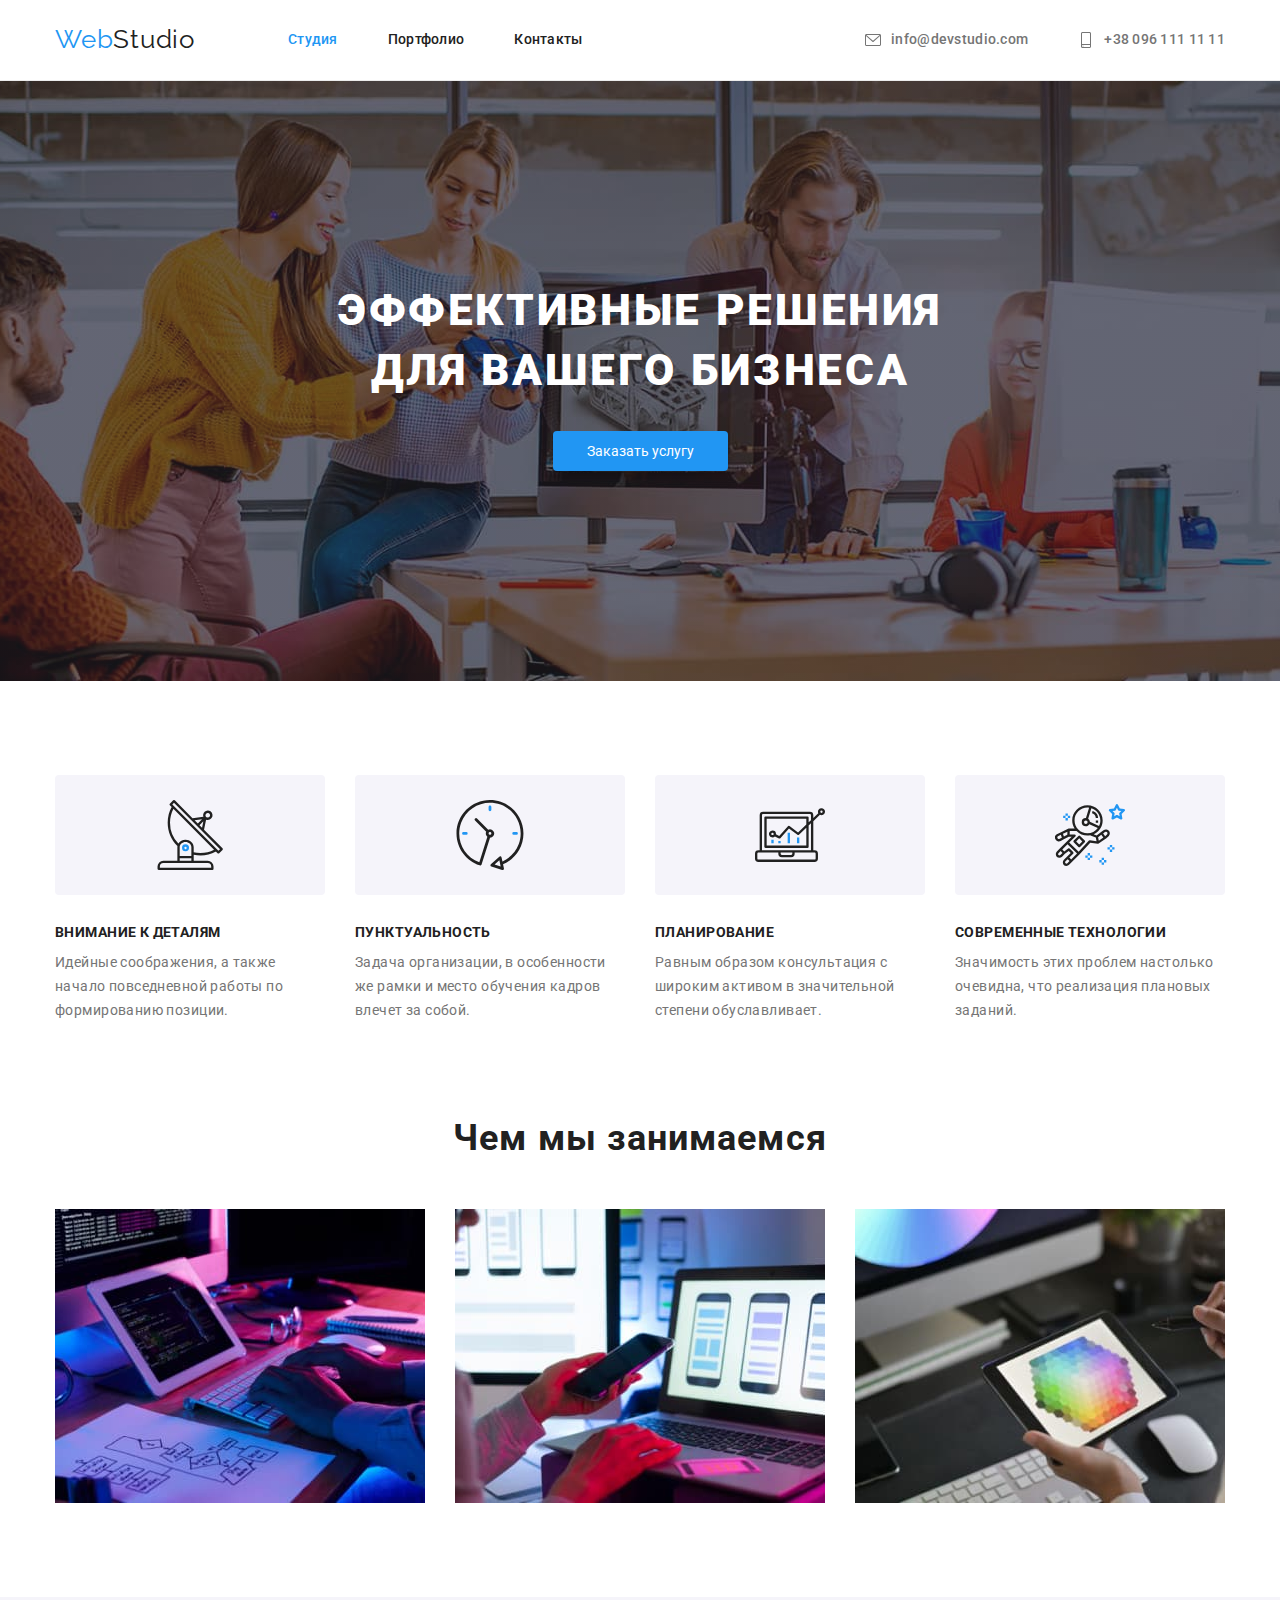
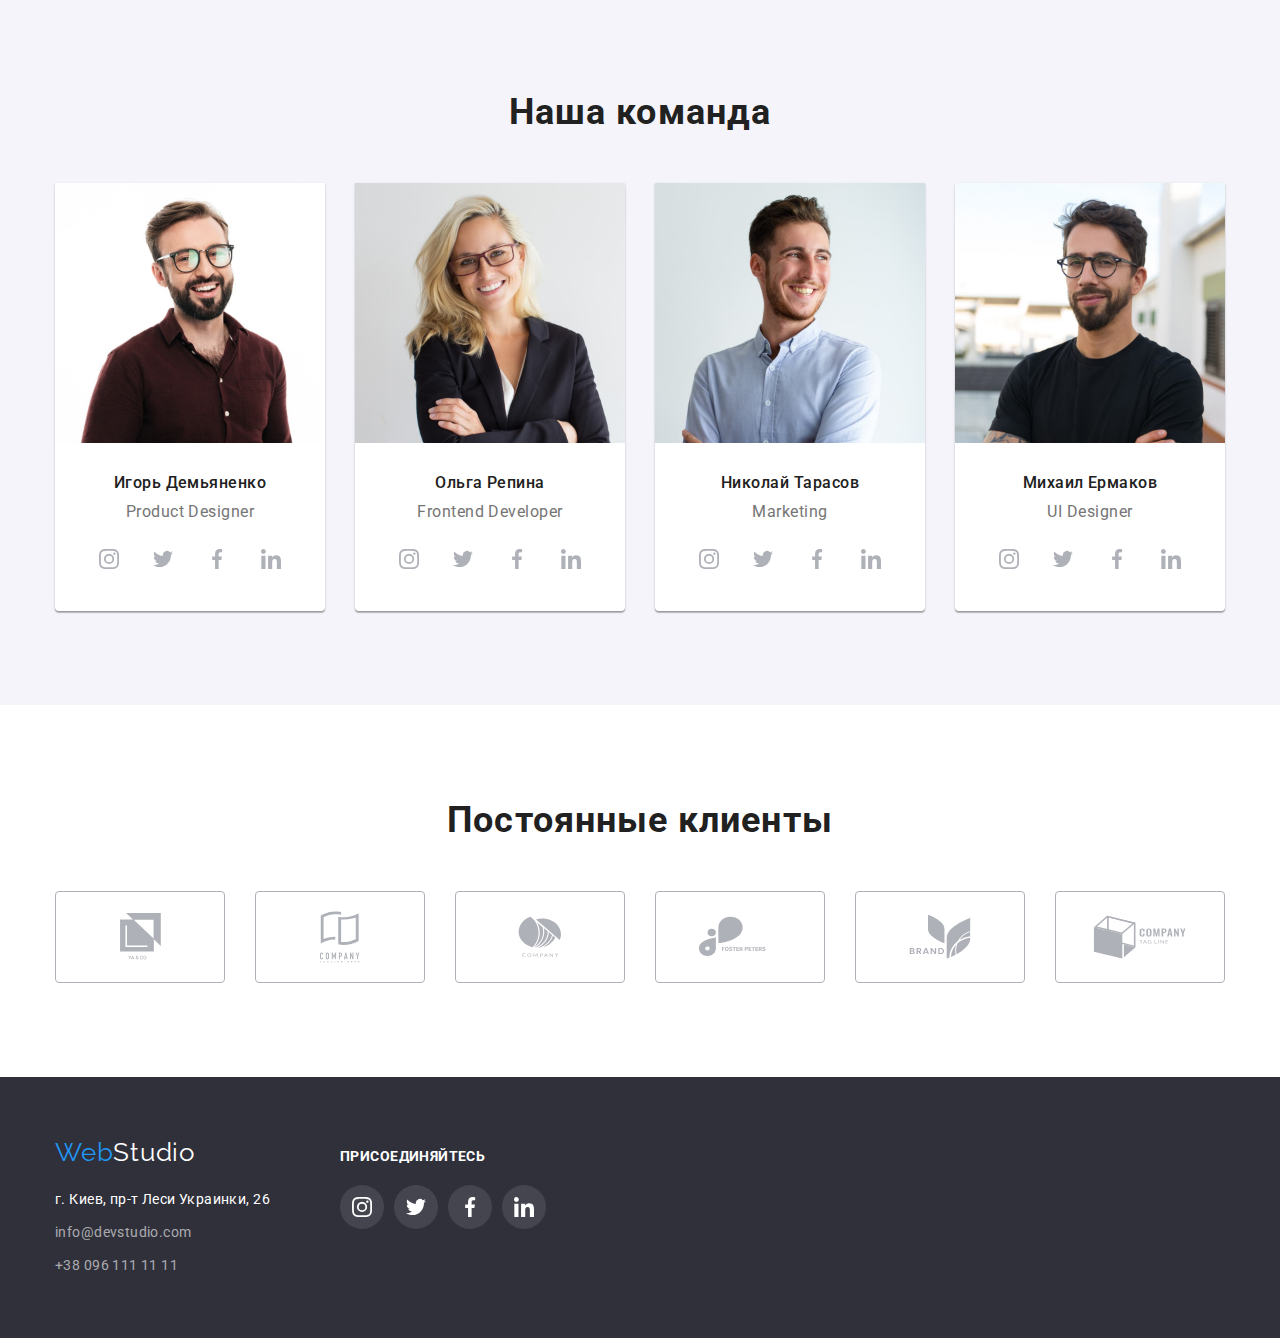
<file: index.html>
<!DOCTYPE html>
<html lang="ru">
  <head>
    <meta charset="UTF-8" />
    <meta http-equiv="X-UA-Compatible" content="IE=edge" />
    <meta name="viewport" content="width=device-width, initial-scale=1.0" />
    <title>Studio</title>
    <link rel="preconnect" href="https://fonts.googleapis.com" />
    <link rel="preconnect" href="https://fonts.gstatic.com" crossorigin />
    <link
      href="https://fonts.googleapis.com/css2?family=Raleway:wght@700&family=Roboto:wght@400;500;700;900&display=swap"
      rel="stylesheet"
    />
    <link
      rel="stylesheet"
      href="https://cdnjs.cloudflare.com/ajax/libs/modern-normalize/1.1.0/modern-normalize.min.css"
    />
    <link rel="stylesheet" href="./css/styles.css" />
  </head>
  <body>
    <!-- header section -->

    <header class="header">
      <div class="conteiner flex">
        <nav class="nav">
          <a class="logo" href="index.html"><span class="accent-logo">Web</span>Studio</a>
          <ul class="navigation">
            <li class="navigation-item">
              <a class="nav-item current" href="./index.html">Студия</a>
            </li>
            <li class="navigation-item">
              <a class="nav-item" href="./portfolio.html">Портфолио</a>
            </li>
            <li class="navigation-item">
              <a class="nav-item" href="#">Контакты</a>
            </li>
          </ul>
        </nav>
        <ul class="contacts">
          <li class="item">
            <a class="contacts-items" href="mailto:info@devstudio.com"
              ><svg class="icon-letter" width="16" height="16">
                <use href="images/symbol-defs.svg#letter"></use></svg
              >info@devstudio.com</a
            >
          </li>
          <li class="item">
            <a class="contacts-items phone-icon" href="tel:+380961111111"
              ><svg class="icon-letter" width="16" height="16">
                <use href="images/symbol-defs.svg#smartphone"></use></svg
              >+38 096 111 11 11</a
            >
          </li>
        </ul>
      </div>
    </header>

    <!-- main section -->

    <main>
      <!-- hero-section -->

      <section class="hero overlay">
        <div class="conteiner">
          <h1 class="main-heading">
            Эффективные решения <br />
            для вашего бизнеса
          </h1>
          <button type="button" class="hero-button">Заказать услугу</button>
        </div>
      </section>

      <!-- peculiarities -->

      <section class="section peculiarities">
        <div class="conteiner">
          <h2 class="hidden">Наши преимущества</h2>
          <ul class="peculiarities-list list">
            <li class="peculiarities-item icon-aerial">
              <div class="background">
                <svg width="70" height="70">
                  <use href="images/symbol-defs.svg#aerial"></use>
                </svg>
              </div>
              <h3 class="peculiarities-heading">Внимание к деталям</h3>
              <p>
                Идейные соображения, а также начало повседневной работы по формированию позиции.
              </p>
            </li>
            <li class="peculiarities-item icon-clock">
              <div class="background">
                <svg width="70" height="70">
                  <use href="images/symbol-defs.svg#clock"></use>
                </svg>
              </div>
              <h3 class="peculiarities-heading">Пунктуальность</h3>
              <p>
                Задача организации, в особенности же рамки и место обучения кадров влечет за собой.
              </p>
            </li>
            <li class="peculiarities-item icon-computer">
              <div class="background">
                <svg width="70" height="70">
                  <use href="images/symbol-defs.svg#diagram"></use>
                </svg>
              </div>
              <h3 class="peculiarities-heading">Планирование</h3>
              <p>
                Равным образом консультация с широким активом в значительной степени обуславливает.
              </p>
            </li>
            <li class="peculiarities-item icon-astronaut">
              <div class="background">
                <svg width="70" height="70">
                  <use href="images/symbol-defs.svg#astronaut"></use>
                </svg>
              </div>
              <h3 class="peculiarities-heading">Современные технологии</h3>
              <p>Значимость этих проблем настолько очевидна, что реализация плановых заданий.</p>
            </li>
          </ul>
        </div>
      </section>

      <!-- what are we doing -->

      <section class="section">
        <div class="conteiner">
          <h2 class="secondary-heading">Чем мы занимаемся</h2>
          <ul class="image-list list">
            <li>
              <img class="image" src="./images/box_1.jpg" alt="coding" width="370" />
            </li>
            <li>
              <img class="image" src="./images/box_2.jpg" alt="designing" width="370" />
            </li>
            <li>
              <img class="image" src="./images/box_3.jpg" alt="coloring" width="370" />
            </li>
          </ul>
        </div>
      </section>

      <!-- teem section -->

      <section class="section teem-section">
        <div class="conteiner">
          <h2 class="secondary-heading">Наша команда</h2>
          <ul class="team-list list">
            <li class="list-item">
              <img
                class="photo"
                src="./images/igor_dem'yanenko.jpg"
                alt="Игорь Демьяненко"
                width="270"
              />
              <div class="team-padding">
                <h3 class="name">Игорь Демьяненко</h3>
                <p class="proffesion">Product Designer</p>
                <ul class="list link-list">
                  <li class="link-list-item">
                    <a class="link-list-href" href="">
                      <svg class="link-list-svg">
                        <use href="images/symbol-defs.svg#instagram"></use>
                      </svg>
                    </a>
                  </li>
                  <li class="link-list-item">
                    <a class="link-list-href" href="">
                      <svg class="link-list-svg">
                        <use href="images/symbol-defs.svg#twitter"></use>
                      </svg>
                    </a>
                  </li>
                  <li class="link-list-item">
                    <a class="link-list-href" href="">
                      <svg class="link-list-svg">
                        <use href="images/symbol-defs.svg#facebook"></use>
                      </svg>
                    </a>
                  </li>
                  <li class="link-list-item">
                    <a class="link-list-href" href="">
                      <svg class="link-list-svg">
                        <use href="images/symbol-defs.svg#linkedin"></use>
                      </svg>
                    </a>
                  </li>
                </ul>
              </div>
            </li>
            <li class="list-item">
              <img class="photo" src="./images/olga_repina.jpg" alt="Ольга Репина" width="270" />
              <div class="team-padding">
                <h3 class="name">Ольга Репина</h3>
                <p class="proffesion">Frontend Developer</p>
                <ul class="list link-list">
                  <li class="link-list-item">
                    <a class="link-list-href" href="">
                      <svg class="link-list-svg">
                        <use href="images/symbol-defs.svg#instagram"></use>
                      </svg>
                    </a>
                  </li>
                  <li class="link-list-item">
                    <a class="link-list-href" href="">
                      <svg class="link-list-svg">
                        <use href="images/symbol-defs.svg#twitter"></use>
                      </svg>
                    </a>
                  </li>
                  <li class="link-list-item">
                    <a class="link-list-href" href="">
                      <svg class="link-list-svg">
                        <use href="images/symbol-defs.svg#facebook"></use>
                      </svg>
                    </a>
                  </li>
                  <li class="link-list-item">
                    <a class="link-list-href" href="">
                      <svg class="link-list-svg">
                        <use href="images/symbol-defs.svg#linkedin"></use>
                      </svg>
                    </a>
                  </li>
                </ul>
              </div>
            </li>
            <li class="list-item">
              <img
                class="photo"
                src="./images/nikolay_tarasov.jpg"
                alt="Николай Тарасов"
                width="270"
              />
              <div class="team-padding">
                <h3 class="name">Николай Тарасов</h3>
                <p class="proffesion">Marketing</p>
                <ul class="list link-list">
                  <li class="link-list-item">
                    <a class="link-list-href" href="">
                      <svg class="link-list-svg">
                        <use href="images/symbol-defs.svg#instagram"></use>
                      </svg>
                    </a>
                  </li>
                  <li class="link-list-item">
                    <a class="link-list-href" href="">
                      <svg class="link-list-svg">
                        <use href="images/symbol-defs.svg#twitter"></use>
                      </svg>
                    </a>
                  </li>
                  <li class="link-list-item">
                    <a class="link-list-href" href="">
                      <svg class="link-list-svg">
                        <use href="images/symbol-defs.svg#facebook"></use>
                      </svg>
                    </a>
                  </li>
                  <li class="link-list-item">
                    <a class="link-list-href" href="">
                      <svg class="link-list-svg">
                        <use href="images/symbol-defs.svg#linkedin"></use>
                      </svg>
                    </a>
                  </li>
                </ul>
              </div>
            </li>
            <li class="list-item">
              <img
                class="photo"
                src="./images/mihail_ermakov.jpg"
                alt="Михаил Ермаков"
                width="270"
              />
              <div class="team-padding">
                <h3 class="name">Михаил Ермаков</h3>
                <p class="proffesion">UI Designer</p>
                <ul class="list link-list">
                  <li class="link-list-item">
                    <a class="link-list-href" href="">
                      <svg class="link-list-svg">
                        <use href="images/symbol-defs.svg#instagram"></use>
                      </svg>
                    </a>
                  </li>
                  <li class="link-list-item">
                    <a class="link-list-href" href="">
                      <svg class="link-list-svg">
                        <use href="images/symbol-defs.svg#twitter"></use>
                      </svg>
                    </a>
                  </li>
                  <li class="link-list-item">
                    <a class="link-list-href" href="">
                      <svg class="link-list-svg">
                        <use href="images/symbol-defs.svg#facebook"></use>
                      </svg>
                    </a>
                  </li>
                  <li class="link-list-item">
                    <a class="link-list-href" href="">
                      <svg class="link-list-svg">
                        <use href="images/symbol-defs.svg#linkedin"></use>
                      </svg>
                    </a>
                  </li>
                </ul>
              </div>
            </li>
          </ul>
        </div>
      </section>

      <!-- clients -->

      <section class="section">
        <div class="conteiner">
          <h2 class="secondary-heading">Постоянные клиенты</h2>
          <ul class="client-list list">
            <li class="client-item">
              <a class="client-href" href="">
                <svg class="client-svg" width="41" height="46.7">
                  <use href="images/symbol-defs.svg#logo1"></use>
                </svg>
              </a>
            </li>
            <li class="client-item">
              <a class="client-href" href="">
                <svg class="client-svg" width="40" height="52">
                  <use href="images/symbol-defs.svg#logo2"></use>
                </svg>
              </a>
            </li>
            <li class="client-item">
              <a class="client-href" href="">
                <svg class="client-svg" width="43.46" height="41.18">
                  <use href="images/symbol-defs.svg#logo3"></use>
                </svg>
              </a>
            </li>
            <li class="client-item">
              <a class="client-href" href="">
                <svg class="client-svg" width="84.44" height="40.62">
                  <use href="images/symbol-defs.svg#logo4"></use>
                </svg>
              </a>
            </li>
            <li class="client-item">
              <a class="client-href" href="">
                <svg class="client-svg" width="62.54" height="45.43">
                  <use href="images/symbol-defs.svg#logo5"></use>
                </svg>
              </a>
            </li>
            <li class="client-item">
              <a class="client-href" href="">
                <svg class="client-svg" width="93.79" height="43.93">
                  <use href="images/symbol-defs.svg#logo6"></use>
                </svg>
              </a>
            </li>
          </ul>
        </div>
      </section>
    </main>

    <!-- footer -->

    <footer class="footer">
      <div class="conteiner flex">
        <div>
          <a class="logo space" href="index.html"
            ><span class="accent-logo">Web</span><span class="white-logo">Studio</span></a
          >
          <address>
            <ul class="list contact">
              <li>
                <a class="address" href="https://goo.gl/maps/7xt2YZpYj7ufyM8y8"
                  >г. Киев, пр-т Леси Украинки, 26</a
                >
              </li>
              <li>
                <a class="contacts-footer" href="mailto:info@devstudio.com">info@devstudio.com</a>
              </li>
              <li>
                <a class="contacts-footer" href="tel:+380961111111">+38 096 111 11 11</a>
              </li>
            </ul>
          </address>
        </div>
        <div class="footer-links">
          <h2 class="link-title">присоединяйтесь</h2>
          <ul class="link-list list">
            <li class="link-list-item margin">
              <a class="link-list-href link-style" href="">
                <svg class="link-list-svg">
                  <use href="images/symbol-defs.svg#instagram"></use>
                </svg>
              </a>
            </li>
            <li class="link-list-item margin">
              <a class="link-list-href link-style" href="">
                <svg class="link-list-svg">
                  <use href="images/symbol-defs.svg#twitter"></use>
                </svg>
              </a>
            </li>
            <li class="link-list-item margin">
              <a class="link-list-href link-style" href="">
                <svg class="link-list-svg">
                  <use href="images/symbol-defs.svg#facebook"></use>
                </svg>
              </a>
            </li>
            <li class="link-list-item margin">
              <a class="link-list-href link-style" href="">
                <svg class="link-list-svg">
                  <use href="images/symbol-defs.svg#linkedin"></use>
                </svg>
              </a>
            </li>
          </ul>
        </div>
      </div>
    </footer>
  </body>
</html>
</file>
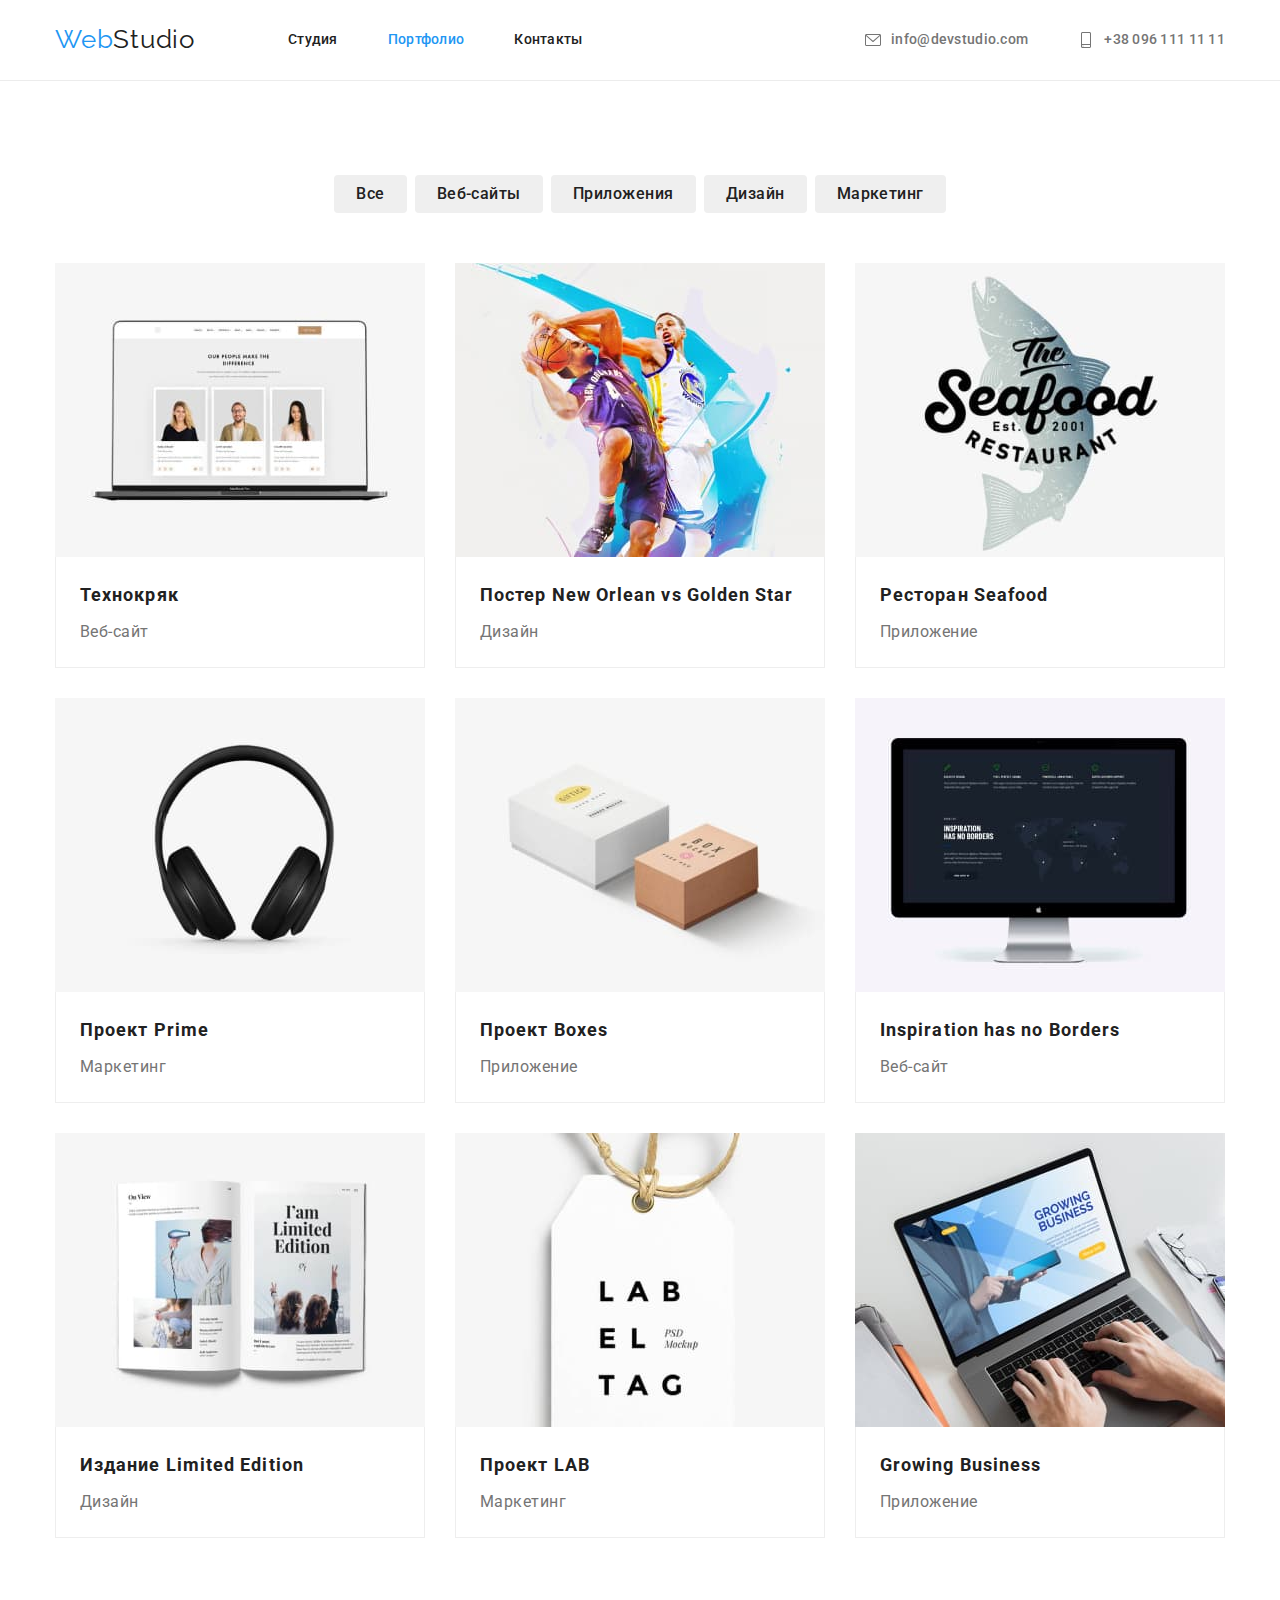
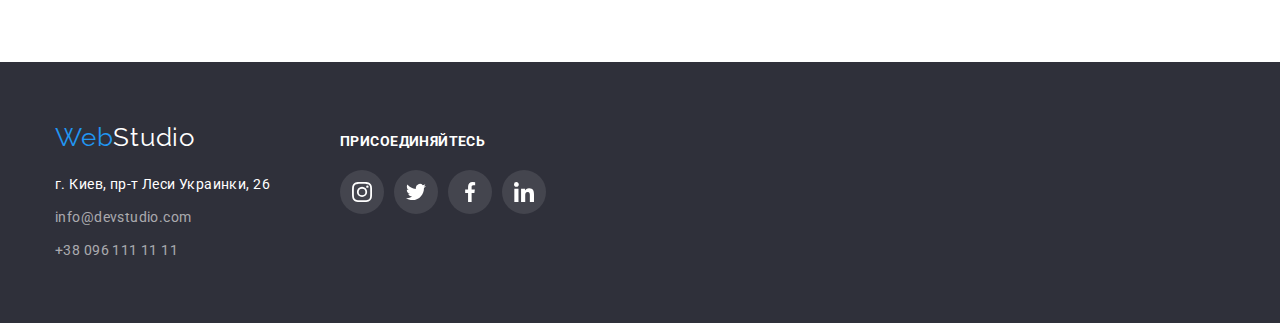
<file: portfolio.html>
<!DOCTYPE html>
<html lang="ru">
  <head>
    <meta charset="UTF-8" />
    <meta http-equiv="X-UA-Compatible" content="IE=edge" />
    <meta name="viewport" content="width=device-width, initial-scale=1.0" />
    <title>Home work2</title>
    <link rel="preconnect" href="https://fonts.googleapis.com" />
    <link rel="preconnect" href="https://fonts.gstatic.com" crossorigin />
    <link
      href="https://fonts.googleapis.com/css2?family=Raleway:wght@700&family=Roboto:wght@400;500;700;900&display=swap"
      rel="stylesheet"
    />
    <link
      rel="stylesheet"
      href="https://cdnjs.cloudflare.com/ajax/libs/modern-normalize/1.1.0/modern-normalize.min.css"
    />
    <link rel="stylesheet" href="./css/styles.css" />
  </head>
  <body>
    <!-- header section -->

    <header class="header">
      <div class="conteiner flex">
        <nav class="nav">
          <a class="logo" href="index.html"><span class="accent-logo">Web</span>Studio</a>
          <ul class="navigation">
            <li class="navigation-item">
              <a class="nav-item" href="./index.html">Студия</a>
            </li>
            <li class="navigation-item">
              <a class="nav-item current" href="./portfolio.html">Портфолио</a>
            </li>
            <li class="navigation-item">
              <a class="nav-item" href="#">Контакты</a>
            </li>
          </ul>
        </nav>
        <ul class="contacts">
          <li class="item">
            <a class="contacts-items" href="mailto:info@devstudio.com"
              ><svg class="icon-letter" width="16" height="16">
                <use href="images/symbol-defs.svg#letter"></use></svg
              >info@devstudio.com</a
            >
          </li>
          <li class="item">
            <a class="contacts-items phone-icon" href="tel:+380961111111"
              ><svg class="icon-letter" width="16" height="16">
                <use href="images/symbol-defs.svg#smartphone"></use></svg
              >+38 096 111 11 11</a
            >
          </li>
        </ul>
      </div>
    </header>
    <!-- main section -->

    <main>
      <section class="section">
        <div class="conteiner">
          <h1 class="hidden">Портфолио</h1>
          <ul class="list buttons">
            <li><button type="button" class="filter-buttons">Все</button></li>
            <li><button type="button" class="filter-buttons">Веб-сайты</button></li>
            <li><button type="button" class="filter-buttons">Приложения</button></li>
            <li><button type="button" class="filter-buttons">Дизайн</button></li>
            <li><button type="button" class="filter-buttons">Маркетинг</button></li>
          </ul>

          <ul class="card-list list">
            <li class="card">
              <a class="card-link" href=""
                ><img
                  class="cards-img"
                  src="./images/tehno.jpg"
                  alt="нутбук с карточками"
                  width="370"
                />
                <div class="border">
                  <h2 class="card-name">Технокряк</h2>
                  <p class="card-type">Веб-сайт</p>
                </div>
              </a>
            </li>
            <li class="card">
              <a class="card-link" href=""
                ><img class="cards-img" src="./images/poster.jpg" alt="баскетболисты" width="370" />
                <div class="border">
                  <h2 class="card-name">Постер New Orlean vs Golden Star</h2>
                  <p class="card-type">Дизайн</p>
                </div>
              </a>
            </li>
            <li class="card">
              <a class="card-link" href=""
                ><img
                  class="cards-img"
                  src="./images/restoran.jpg"
                  alt="логотип ресторана"
                  width="370"
                />
                <div class="border">
                  <h2 class="card-name">Ресторан Seafood</h2>
                  <p class="card-type">Приложение</p>
                </div>
              </a>
            </li>
            <li class="card">
              <a class="card-link" href=""
                ><img class="cards-img" src="./images/headphones.jpg" alt="наушники" width="370" />
                <div class="border">
                  <h2 class="card-name">Проект Prime</h2>
                  <p class="card-type">Маркетинг</p>
                </div>
              </a>
            </li>
            <li class="card">
              <a class="card-link" href=""
                ><img class="cards-img" src="./images/boxes.jpg" alt="коробки" width="370" />
                <div class="border">
                  <h2 class="card-name">Проект Boxes</h2>
                  <p class="card-type">Приложение</p>
                </div>
              </a>
            </li>
            <li class="card">
              <a class="card-link" href=""
                ><img class="cards-img" src="./images/monitor.jpg" alt="монитор" width="370" />
                <div class="border">
                  <h2 class="card-name">Inspiration has no Borders</h2>
                  <p class="card-type">Веб-сайт</p>
                </div>
              </a>
            </li>
            <li class="card">
              <a class="card-link" href=""
                ><img class="cards-img" src="./images/book.jpg" alt="открытая книга" width="370" />
                <div class="border">
                  <h2 class="card-name">Издание Limited Edition</h2>
                  <p class="card-type">Дизайн</p>
                </div>
              </a>
            </li>
            <li class="card">
              <a class="card-link" href=""
                ><img class="cards-img" src="./images/lab.jpg" alt="ярлык на нитке" width="370" />
                <div class="border">
                  <h2 class="card-name">Проект LAB</h2>
                  <p class="card-type">Маркетинг</p>
                </div>
              </a>
            </li>
            <li class="card">
              <a class="card-link" href=""
                ><img class="cards-img" src="./images/laptop.jpg" alt="ноутбук" width="370" />
                <div class="border">
                  <h2 class="card-name">Growing Business</h2>
                  <p class="card-type">Приложение</p>
                </div>
              </a>
            </li>
          </ul>
        </div>
      </section>
    </main>

    <!-- footer section -->

    <footer class="footer">
      <div class="conteiner flex">
        <div>
          <a class="logo space" href="index.html"
            ><span class="accent-logo">Web</span><span class="white-logo">Studio</span></a
          >
          <address>
            <ul class="list contact">
              <li>
                <a class="address" href="https://goo.gl/maps/7xt2YZpYj7ufyM8y8"
                  >г. Киев, пр-т Леси Украинки, 26</a
                >
              </li>
              <li>
                <a class="contacts-footer" href="mailto:info@devstudio.com">info@devstudio.com</a>
              </li>
              <li>
                <a class="contacts-footer" href="tel:+380961111111">+38 096 111 11 11</a>
              </li>
            </ul>
          </address>
        </div>
        <div class="footer-links">
          <h2 class="link-title">присоединяйтесь</h2>
          <ul class="link-list list">
            <li class="link-list-item margin">
              <a class="link-list-href link-style" href="">
                <svg class="link-list-svg">
                  <use href="images/symbol-defs.svg#instagram"></use>
                </svg>
              </a>
            </li>
            <li class="link-list-item margin">
              <a class="link-list-href link-style" href="">
                <svg class="link-list-svg">
                  <use href="images/symbol-defs.svg#twitter"></use>
                </svg>
              </a>
            </li>
            <li class="link-list-item margin">
              <a class="link-list-href link-style" href="">
                <svg class="link-list-svg">
                  <use href="images/symbol-defs.svg#facebook"></use>
                </svg>
              </a>
            </li>
            <li class="link-list-item margin">
              <a class="link-list-href link-style" href="">
                <svg class="link-list-svg">
                  <use href="images/symbol-defs.svg#linkedin"></use>
                </svg>
              </a>
            </li>
          </ul>
        </div>
      </div>
    </footer>
  </body>
</html>
</file>
<file: css/styles.css>
/* главный цвет текста #212121 */
/* вторичный цвет текста #757575 */
/* акцент  #2196F3 */
/* фон #FFFFFF */
/* цвет текста и кнопок #FFFFFF */
/* фон футера #2F303A */
/* вторичный фон секций #F5F4FA */
/* цвет ссылок в футере rgba(255, 255, 255, 0.6) */

:root {
  --primary-text-color: #757575;
  --secondary-text-color: #212121;
  --accent: #2196f3;
  --background-color: #ffffff;
  --button-text-color: #ffffff;
  --footer-background-color: #2f303a;
  --secondary-background-color: #f5f4fa;
  --footer-links-color: rgba(255, 255, 255, 0.6);
}

h1,
h2,
h3,
h4,
h5,
h6,
p,
ul {
  margin-top: 0;
  margin-left: 0;
  margin-bottom: 0;
  margin-right: 0;
  padding: 0;
}

body {
  font-family: 'Roboto', sans-serif;
  font-size: 14px;
  line-height: 1.71;

  letter-spacing: 0.03em;
  color: var(--primary-text-color);
}

/* Утилиты */

.section {
  padding-top: 94px;
  padding-bottom: 94px;
}

.list {
  list-style: none;
  padding-left: 0;
  margin: 0;
}

.nav-item.current {
  color: var(--accent);
}

.margin:not(:first-child) {
  margin-left: 10px;
}

/* header - section */

.header {
  border-bottom: 1px solid #ececec;
}

.logo {
  font-family: Raleway;
  font-size: 26px;
  line-height: 1.2;

  letter-spacing: 0.03em;
  color: var(--secondary-text-color);
  text-decoration: none;
}

.accent-logo {
  color: var(--accent);
}

.conteiner {
  margin-left: auto;
  margin-right: auto;
  padding-left: 15px;
  padding-right: 15px;
  width: 1200px;
  /* outline: 2px solid tomato; */
}

.flex {
  display: flex;
  align-items: baseline;
}

.nav {
  display: flex;
  align-items: center;
}

.navigation {
  display: flex;
  align-items: center;
  list-style: none;

  margin-left: 93px;
}

.navigation-item + .navigation-item {
  margin-left: 50px;
}

.nav-item {
  display: block;
  padding-top: 32px;
  padding-bottom: 32px;

  font-weight: 500;
  font-size: 14px;
  line-height: 1.14;
  letter-spacing: 0.02em;

  color: var(--secondary-text-color);
  text-decoration: none;
}

.nav-item:hover,
.nav-item:focus {
  color: var(--accent);
}

.contacts {
  display: flex;
  list-style: none;
  margin-left: auto;
}

.item {
  display: inline-flex;
  align-items: center;
}

.contacts-items {
  display: inline-flex;
  align-items: center;
  font-weight: 500;
  font-size: 14px;
  line-height: 1.14;
  letter-spacing: 0.02em;
  color: var(--primary-text-color);
  text-decoration: none;
}

.contacts .item + .item {
  margin-left: 50px;
}

.icon-letter {
  margin-right: 10px;
  fill: currentColor;
}

.contacts-items:hover,
.contacts-items:focus {
  color: var(--accent);
}

/* main - section */

/* hero - section */
.hero {
  padding-top: 200px;
  padding-bottom: 200px;
  background-color: var(--footer-background-color);
  text-align: center;
}
.overlay {
  margin-left: auto;
  margin-right: auto;
  max-width: 1600px;
  height: 600px;
  background-image: linear-gradient(to right, rgba(47, 48, 58, 0.4), rgba(47, 48, 58, 0.4)),
    url(../images/hero-bg.jpg);
  background-size: cover;
  background-repeat: no-repeat;
  background-position: center;
}

.main-heading {
  margin-bottom: 30px;

  font-weight: 900;
  font-size: 44px;
  line-height: 1.36;

  letter-spacing: 0.06em;
  text-transform: uppercase;

  color: var(--button-text-color);
}

.hero-button {
  padding: 10px 32px;

  color: var(--button-text-color);
  background-color: var(--accent);
  border-color: transparent;
  box-shadow: 0px 4px 4px rgba(0, 0, 0, 0.15);
  border-radius: 4px;
}

.hero-button:hover,
.hero-button:focus {
  background-color: #188ce8;
}

/* peculiarities */

.peculiarities {
  padding-bottom: 0;
}

.hidden {
  position: absolute;
  width: 1px;
  height: 1px;
  margin: -1px;
  padding: 0;
  overflow: hidden;
  border: 0;
  clip: rect(0 0 0 0);
}

.peculiarities-list {
  display: flex;
  justify-content: space-between;
}

.peculiarities-heading {
  margin-bottom: 10px;
  font-weight: 700;
  font-size: 14px;
  line-height: 1.14;
  letter-spacing: 0.03em;
  text-transform: uppercase;

  color: var(--secondary-text-color);
}

.peculiarities-item {
  width: 270px;
}

/* icons */

.background {
  display: flex;
  justify-content: center;
  align-items: center;
  margin-bottom: 30px;
  width: 270px;
  height: 120px;
  background-color: var(--secondary-background-color);
  border-radius: 4px;
}

/* What are we doing */

.secondary-heading {
  margin-bottom: 50px;
  font-weight: bold;
  font-size: 36px;
  line-height: 42px;
  text-align: center;
  letter-spacing: 0.03em;

  color: var(--secondary-text-color);
}

.image-list {
  display: flex;
  justify-content: space-between;
}

.image {
  display: block;
  max-width: 100%;
  height: auto;
}

/* teem section */
.teem-section {
  background-color: var(--secondary-background-color);
}

.team-list {
  display: flex;
  justify-content: space-between;
}

.list-item {
  text-align: center;
  box-shadow: 0px 1px 3px rgba(0, 0, 0, 0.12), 0px 1px 1px rgba(0, 0, 0, 0.14),
    0px 2px 1px rgba(0, 0, 0, 0.2);
  border-radius: 0px 0px 4px 4px;
  background-color: var(--background-color);
}

.photo {
  display: block;
}

.team-padding {
  padding-top: 30px;
  padding-bottom: 30px;
  padding-left: 32px;
  padding-right: 32px;
}

.name {
  margin-bottom: 10px;
  font-weight: 500;
  font-size: 16px;
  line-height: 1.19;
  letter-spacing: 0.03em;

  color: var(--secondary-text-color);
}

.proffesion {
  margin-bottom: 16px;
  font-weight: 400;
  font-size: 16px;
  line-height: 1.19;
  letter-spacing: 0.03em;

  color: var(--primary-text-color);
}

/* social */

.link-list {
  display: flex;
  justify-content: space-between;
}

.link-list-item {
  border-radius: 50%;
}

.link-list-href {
  display: flex;
  justify-content: center;
  align-items: center;
  width: 44px;
  height: 44px;
  border-radius: 50%;
  color: #afb1b8;
}

.link-list-svg {
  width: 20px;
  height: 20px;
  fill: currentColor;
}

.link-list-href:hover,
.link-list-href:focus {
  background-color: var(--accent);
  color: var(--button-text-color);
}

/* clients */

.client-list {
  display: flex;
  justify-content: space-between;
}

.client-item {
  display: flex;
}

.client-href {
  display: flex;
  justify-content: center;
  align-items: center;
  width: 170px;
  height: 92px;
  border: 1px solid #afb1b8;
  border-radius: 4px;
  color: #afb1b8;
}

.client-svg {
  fill: currentColor;
}

.client-href:hover,
.client-href:focus {
  border-color: var(--accent);
  color: var(--accent);
}

/* footer */

.footer {
  padding-top: 60px;
  padding-bottom: 60px;
  background-color: var(--footer-background-color);
}

.space {
  display: inline-block;
  margin-bottom: 20px;
}

.white-logo {
  color: var(--button-text-color);
}

.contact > li + li {
  margin-top: 9px;
}

.address {
  font-weight: normal;
  font-size: 14px;
  line-height: 1.71;
  letter-spacing: 0.03em;

  color: #ffffff;
  text-decoration: none;
  font-style: normal;
}

.contacts-footer {
  font-weight: normal;
  font-size: 14px;
  line-height: 1.71;
  letter-spacing: 0.03em;

  color: var(--footer-links-color);
  text-decoration: none;
  font-style: normal;
}

.link-title {
  margin-bottom: 20px;
  color: var(--button-text-color);
  font-weight: 700;
  font-size: 14px;
  line-height: 1.14;
  letter-spacing: 0.03em;
  text-transform: uppercase;
}

.link-style {
  color: var(--button-text-color);
  background-color: rgba(255, 255, 255, 0.1);
}
.footer-links {
  margin-left: 70px;
}

/* portfolio */

.buttons {
  display: flex;
  justify-content: center;
  margin-bottom: 50px;
}

.filter-buttons {
  padding: 6px 22px;
  font-weight: 500;
  font-size: 16px;
  line-height: 1.62;
  text-align: center;
  letter-spacing: 0.03em;

  color: var(--secondary-text-color);
  cursor: pointer;

  border-radius: 4px;
  border: none;
}

.buttons li + li {
  margin-left: 8px;
}

.filter-buttons:hover,
.filter-buttons:focus {
  color: var(--button-text-color);
  background-color: var(--accent);
  border-color: transparent;
  box-shadow: 0px 3px 1px rgba(0, 0, 0, 0.1), 0px 1px 2px rgba(0, 0, 0, 0.08),
    0px 2px 2px rgba(0, 0, 0, 0.12);
}

.card-list {
  display: flex;
  flex-wrap: wrap;
  justify-content: space-between;
}

.card {
  /* margin-right: 30px; */
  margin-bottom: 30px;
  background-color: var(--background-color);
}

.card-link:hover,
.card-link:focus {
  box-shadow: 0px 1px 1px rgba(0, 0, 0, 0.12), 0px 4px 4px rgba(0, 0, 0, 0.06),
    1px 4px 6px rgba(0, 0, 0, 0.16);
}

/* .card:nth-child(3n) {
  margin-right: 0;
}

.card:nth-last-child(-n + 3) {
  margin-bottom: 0;
} */

.card-link {
  display: block;
  text-decoration: none;
}

.cards-img {
  display: block;
  max-width: 100%;
  height: auto;
}

.border {
  padding: 20px 24px;
  border-left: 1px solid #eeeeee;
  border-bottom: 1px solid #eeeeee;
  border-right: 1px solid #eeeeee;
}

.card-name {
  margin-bottom: 4px;
  font-weight: 700;
  font-size: 18px;
  line-height: 2;
  letter-spacing: 0.06em;

  color: var(--secondary-text-color);
}

.card-type {
  font-weight: 400;
  font-size: 16px;
  line-height: 1.87;
  letter-spacing: 0.03em;

  color: var(--primary-text-color);
}
</file>
